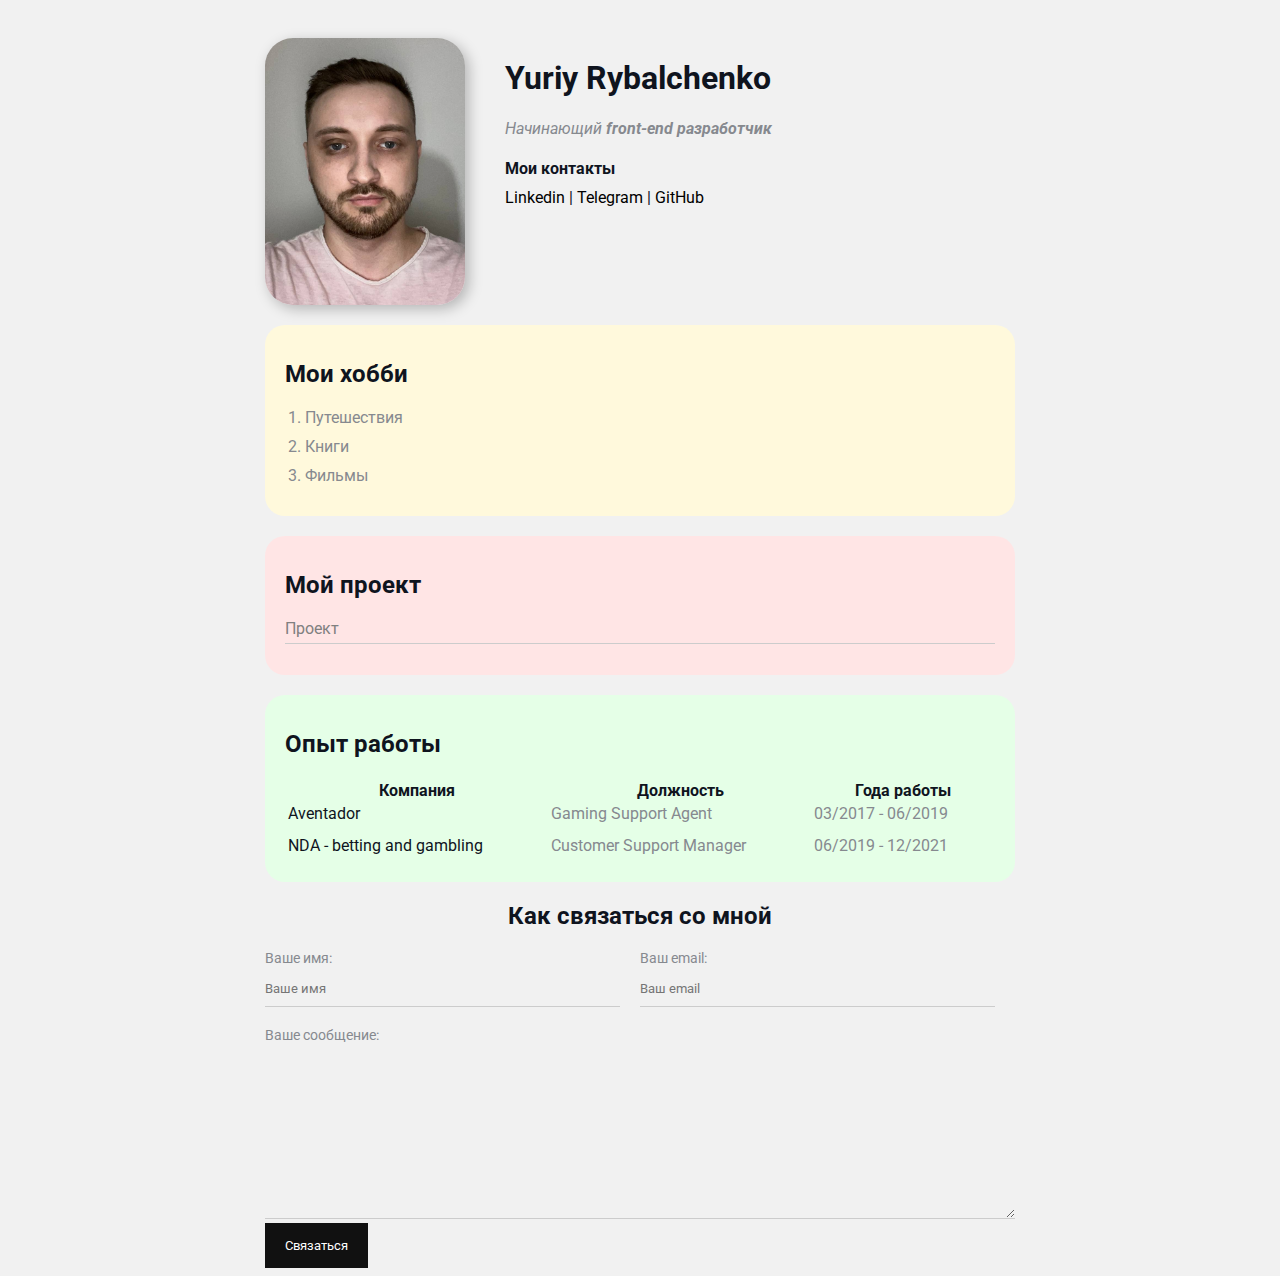
<file: index.html>
<!DOCTYPE html>
<html lang="en">
<head>
    <meta charset="UTF-8">
    <meta http-equiv="X-UA-Compatible" content="IE=edge">
    <meta name="viewport" content="width=device-width, initial-scale=1.0">
    <title>CV</title>
    <link rel="stylesheet" href="style.css">
</head>
<body>
    <div class="container">
        <div class="info">
            <img class="photo" src="photo_me.PNG" alt="Тут должна была быть моя фотография">
            <div class="info-text">
                <h1>Yuriy Rybalchenko</h1>
                <p><em>Начинающий <strong>front-end разработчик</strong></em></p>
                <h4>Мои контакты</h4>
                
                    <a href="https://www.linkedin.com/in/yuriy-rybalchenko/" target="_blank">Linkedin</a> |
                    <a href="https://t.me/beserop" target="_blank">Telegram</a> |
                    <a href="https://github.com/Mare4" target="_blank">GitHub</a>
            </div>
        </div>

        <div class="card bg-yellow">
            <h2>Мои хобби</h2>
            <ol class="list">
                <li>Путешествия</li>
                <li>Книги</li>
                <li>Фильмы</li>
            </ol>
        </div>
        
        <div class="card bg-red">
            <h2>Мой проект</h2>
            <ul class="link-list">
                <li><a href="">Проект</a></li>
            </ul>
        </div>

        <div class="card bg-green">
            <h2>Опыт работы</h2>
            <table class="table">
                <tr>
                    <th>Компания</th>
                    <th>Должность</th>
                    <th>Года работы</th>
                </tr>
                <tr>
                    <td>Aventador</td>
                    <td class="temp">Gaming Support Agent</td>
                    <td class="temp">03/2017 - 06/2019</td>
                </tr>
                <tr>
                    <td>NDA - betting and gambling</td>
                    <td>Customer Support Manager</td>
                    <td>06/2019 - 12/2021</td>
                </tr>
            </table>
        </div>

        <div class="contact">
            <h2>Как связаться со мной</h2>

            <form action="/">
                <div class="row">
                    <div class="form-group">
                        <label for="name">Ваше имя:</label>
                        <input type="text" id="name" placeholder="Ваше имя">
                    </div>

                    
                    <div class="form-group">
                    <label for="email">Ваш email:</label>
                    <input type="email" id="email" placeholder="Ваш email">
                    </div>
                </div>

                
                <div class="form-group">
                <label for="text">Ваше сообщение:</label>
                </div>

                
                <div class="form-group">
                <textarea name="" id="text" cols="30" rows="10"></textarea>
                </div>

                
                <input class="btn" type="submit" value="Связаться">
                

            </form>
        </div>
    </div>
</body>
</html>
</file>
<file: style.css>
@import url('https://fonts.googleapis.com/css2?family=Roboto&display=swap');

/* * {
    padding: 0;
    margin: 0;
} */

body {
    background-color: #f1f1f1;
    color: #0f141e;

    font-size: 16px;
    font-weight: normal;
    font-family: 'Roboto', sans-serif;
}

.photo {
    width: 200px;
    border-radius: 28px;
    box-shadow: 4px 4px 14px rgba(0, 0, 0, 0.25);
}

.info p {
    color: #86898f;
    margin: 0;
}

.info {
    display: flex;
    margin-bottom: 20px;
}

.info-text {
    margin-left: 40px;
}

.info-text h4 {
    margin-bottom: 10px;
}

a {
    color: black;
    text-decoration: none;
}

a:hover {
    text-decoration: underline;
}

a:active {
    color: blue;
}

a:visited {
    color: gray;
}

.bg-yellow {
    background: #fff9dc;
}

.bg-green {
    background: #e5ffe7;
}

.bg-red {
    background: #ffe5e5;
}

.card {
    padding: 15px 20px;
    margin-bottom: 20px;
    border-radius: 20px;
}

.card h2 {
    margin-bottom: 20px;
}

.list {
    padding: 0 20px;
}

.list li {
    color: #86898f;
    margin-bottom: 10px;
}

.table {
    width: 100%;
}

.table td {
    padding-bottom: 10px;
}

.table td:nth-child(2), .table td:nth-child(3) {
    color: #86898f;
}

/* .table tr:nth-child(odd) {
    background: red;
} */

.link-list {
    list-style: none;
    padding: 0;
}

.link-list li {
    margin-bottom: 10px;
    padding-bottom: 5px;
    border-bottom: 1px solid #ccc;
}

.contact h2 {
    text-align: center;
}

.form-group label {
    display: block;
    font-size: 14px;
    color: #86898f;
}

.form-group input, .form-group textarea {
    width: 100%;
    box-sizing: border-box;
    border: none;
    background: transparent;
    border-bottom: 1px solid #ccc;
    color: #000;
    padding: 15px 0 10px;
    outline: none;
    font-family: inherit;
}

.row {
    display: flex;
    margin-bottom: 20px;
}

.row > .form-group {
    width: 50%;
    margin-right: 20px;
}

.row > .form-group:first-child {
    margin-right: 20px;
}

.container {
    max-width: 750px;
    margin: auto;
    padding-top: 30px;
}

.btn {
    background: #111;
    padding: 15px 20px;
    color: white;
    border: none;
    font-family: inherit;
    cursor: pointer;
}

.btn:hover {
    opacity: 0.9;
}

@media (max-width: 700px) {
    .info {
        display: block;
        text-align: center;
    }
}
</file>
